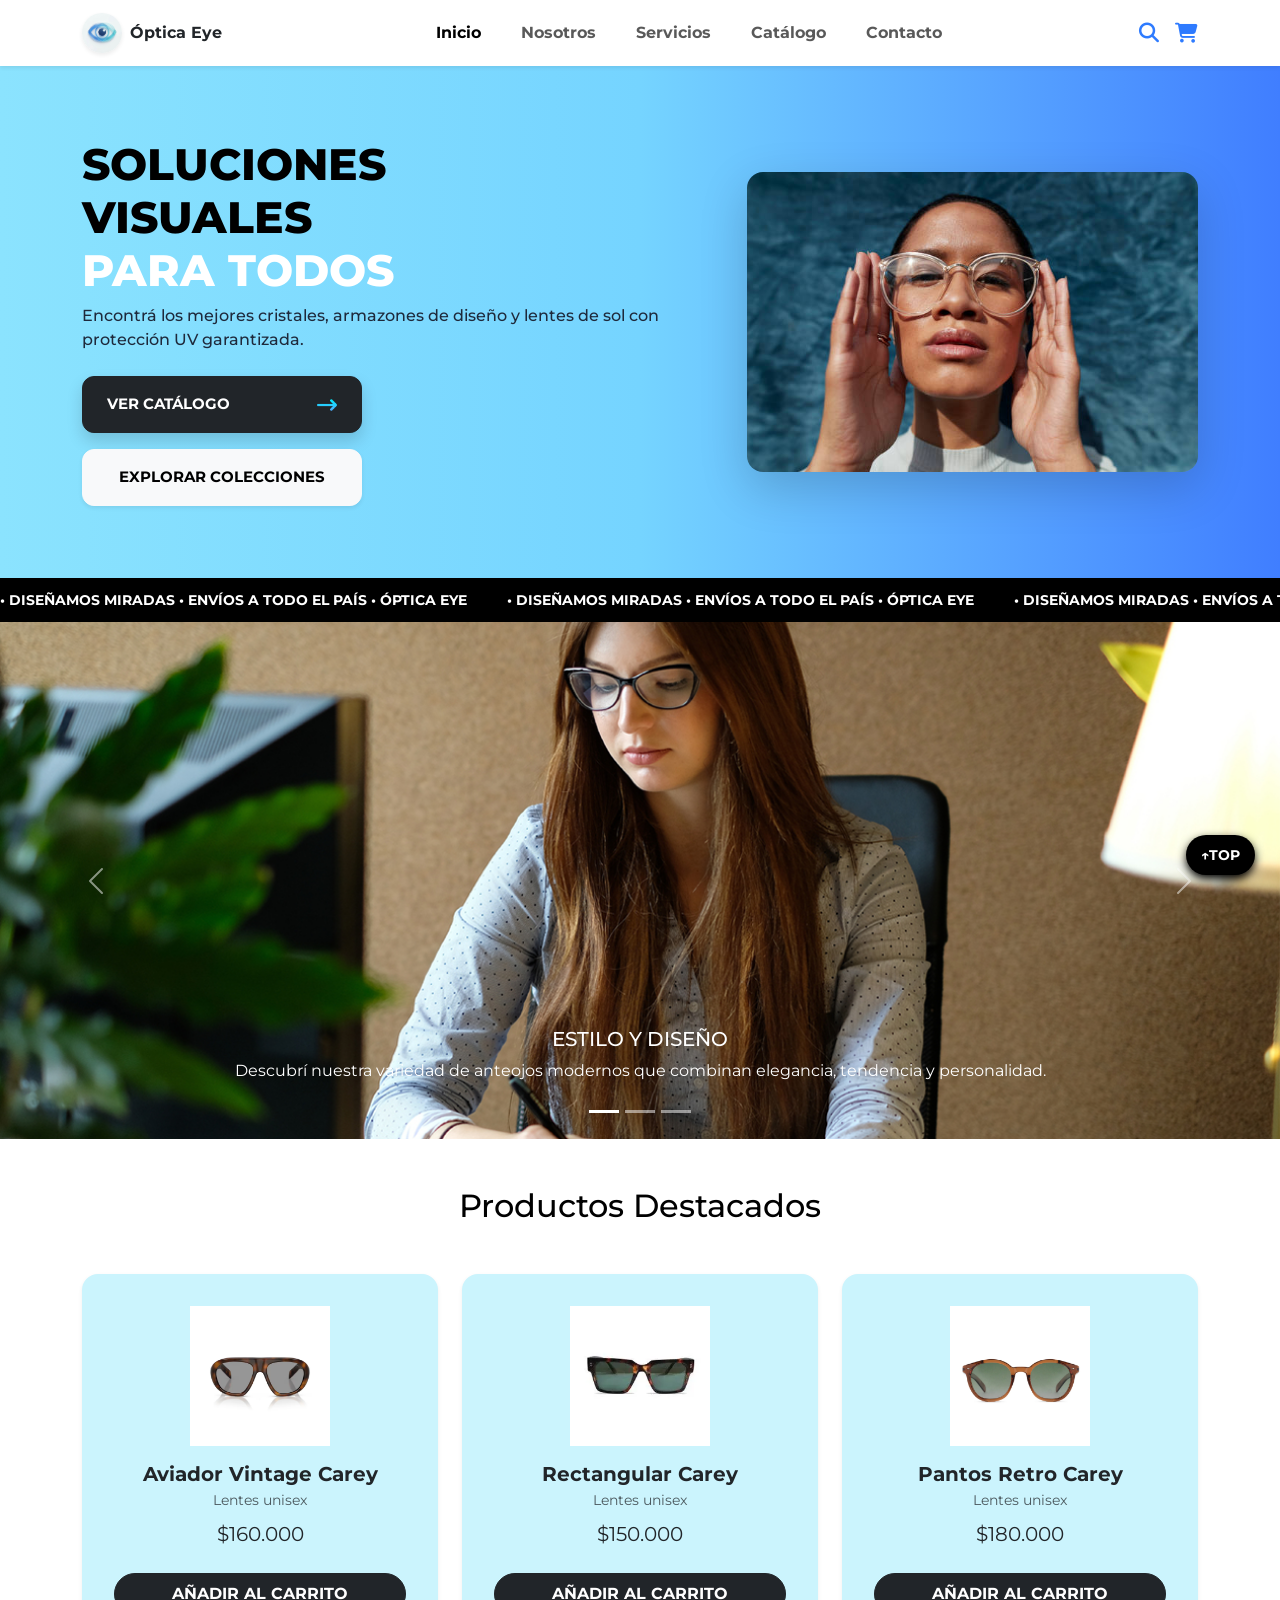
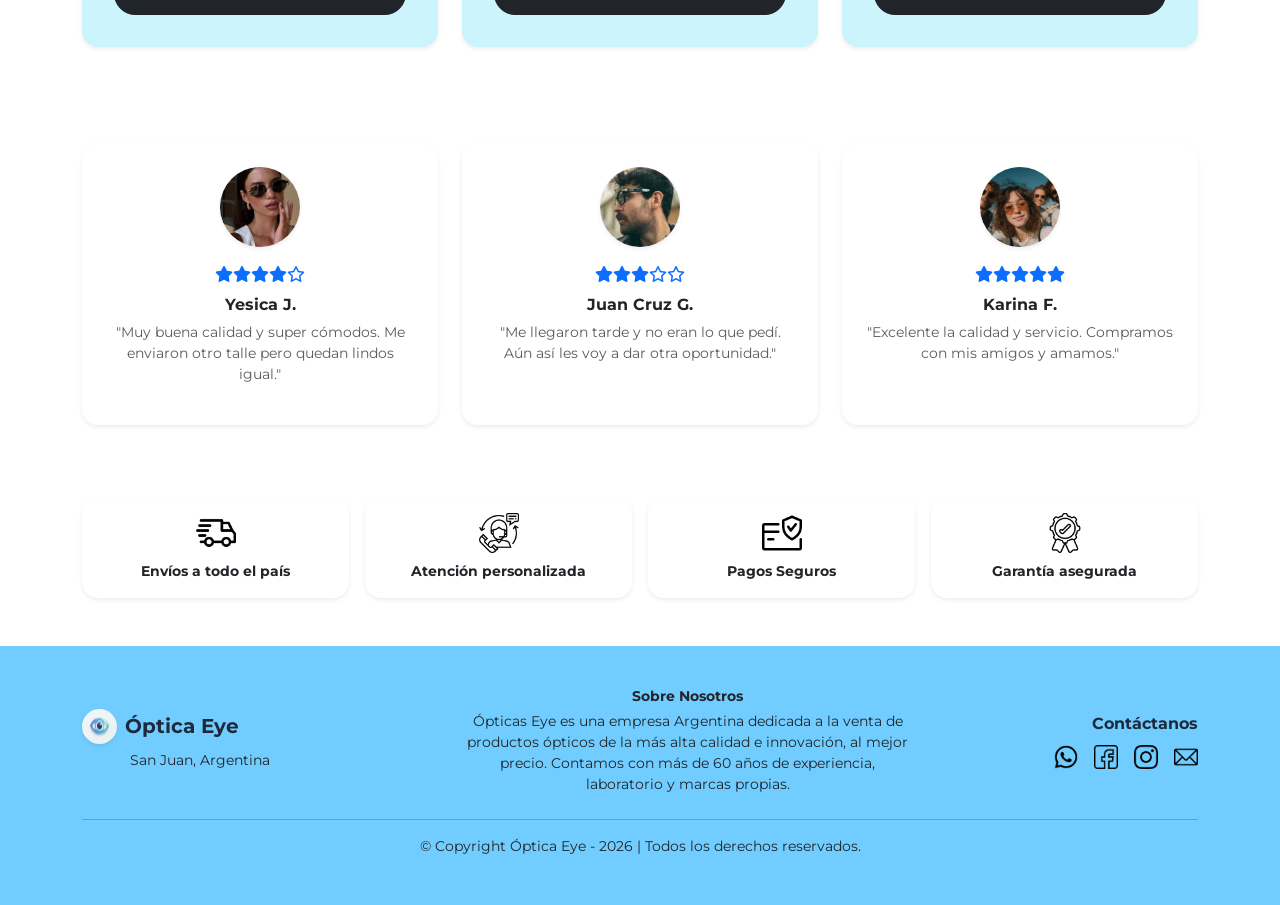
<file: index.html>
<!-- 
Trabajo Práctico 2
Grupo 4: 
    Duilio Fabian, Navarro - E014-443
    Cristian, Davila - 20687
    Rubro: Óptica
    Páginas funcionales: Inicio/Catálogo/Contacto
-->

<!DOCTYPE html>
<html lang="es">
<head>
    <meta charset="UTF-8">
    <meta name="viewport" content="width=device-width, initial-scale=1.0">
    <title>Óptica Eye - Inicio</title>
    <link href="https://fonts.googleapis.com/css2?family=Montserrat:wght@300;400;500;600;700;800&display=swap" rel="stylesheet">
    <link href="https://cdn.jsdelivr.net/npm/bootstrap@5.3.8/dist/css/bootstrap.min.css" rel="stylesheet" crossorigin="anonymous">
    <link rel="stylesheet" href="https://cdnjs.cloudflare.com/ajax/libs/font-awesome/6.5.1/css/all.min.css">
    <link rel="stylesheet" href="estilos.css">
    <link rel="icon" href="img/icono-modificado.jpeg" type="image/webp">
</head>
<body>

    <nav class="navbar navbar-expand-lg navbar-light sticky-top shadow-sm custom-navbar">
        <div class="container">
            <a class="navbar-brand fw-bold d-flex align-items-center gap-2" href="index.html">
                <img src="img/icono-modificado.jpeg" alt="Logo Óptica Eye" class="brand-logo rounded-circle shadow-sm" width="40" height="40">
                <div class="lh-1">
                    <span class="d-block text-dark fw-extrabold fs-6">Óptica Eye</span>
                </div>
            </a>
            <button class="navbar-toggler border-0 shadow-none" type="button" data-bs-toggle="collapse" data-bs-target="#navbarNav">
                <span class="navbar-toggler-icon"></span>
            </button>
            <div class="collapse navbar-collapse justify-content-center" id="navbarNav">
                <ul class="navbar-nav align-items-lg-center gap-lg-4 fw-bold">
                    <li class="nav-item"><a class="nav-link active" href="index.html">Inicio</a></li>
                    <li class="nav-item"><a class="nav-link" href="nosotros.html">Nosotros</a></li>
                    <li class="nav-item"><a class="nav-link" href="servicios.html">Servicios</a></li>
                    <li class="nav-item"><a class="nav-link" href="catalogo.html">Catálogo</a></li>
                    <li class="nav-item"><a class="nav-link" href="contacto.html">Contacto</a></li>
                </ul>
            </div>
            <div class="d-none d-lg-flex align-items-center gap-3 fs-5">
                <a href="#" class="text-decoration-none"><i class="fa-solid fa-magnifying-glass" style="color: #2e7bff;"></i></a>
                <a href="#" class="text-decoration-none"><i class="fa-solid fa-cart-shopping" style="color: #2e7bff;" ></i></a>
            </div>
        </div>
    </nav>

    <header class="hero-section">
        <div class="container py-5">
            <div class="row align-items-center py-4">
                <div class="col-12 col-md-7 text-center text-md-start mb-4 mb-md-0">
                    <h1 class="hero-title text-uppercase">SOLUCIONES <br>VISUALES <br><span>PARA TODOS</span></h1>
                    <p class="hero-text mb-4">Encontrá los mejores cristales, armazones de diseño y lentes de sol con protección UV garantizada.</p>
                    
                    <div class="d-flex flex-column gap-3 align-items-center align-items-md-start">
                        <a href="catalogo.html" class="btn btn-dark btn-lg hero-btn text-uppercase shadow d-flex align-items-center justify-content-between px-4 py-3">
                            <span>Ver Catálogo</span>
                            <img src="iconos/flecha-correcta.png" alt="Flecha" class="hero-arrow-icon ms-3">
                        </a>
                        <a href="#colecciones" class="btn btn-light btn-lg hero-btn-secondary text-uppercase shadow-sm px-4 py-3">Explorar Colecciones</a>
                    </div>
                </div>
                <div class="col-12 col-md-5 text-center">
                    <img src="img/coleccion 3.jpg" alt="Modelo Óptica" class="hero-img img-fluid rounded-4 shadow-lg">
                </div>
            </div>
        </div>
    </header>

    <div class="infinite-text-container">
        <div class="infinite-track">
            <span>• Diseñamos miradas • Envíos a todo el país • Óptica Eye</span>
            <span>• Diseñamos miradas • Envíos a todo el país • Óptica Eye</span>
            <span>• Diseñamos miradas • Envíos a todo el país • Óptica Eye</span>
            <span>• Diseñamos miradas • Envíos a todo el país • Óptica Eye</span>
        </div>
    </div>
	
<!-- -->

<!-- banner con img -->
<section class="banner">
  <div id="carouselFundacion" class="carousel slide" data-bs-ride="carousel">
    <div class="carousel-indicators">
      <button type="button" data-bs-target="#carouselFundacion" data-bs-slide-to="0" class="active" aria-current="true" aria-label="Slide 1"></button>
      <button type="button" data-bs-target="#carouselFundacion" data-bs-slide-to="1" aria-label="Slide 2"></button>
      <button type="button" data-bs-target="#carouselFundacion" data-bs-slide-to="2" aria-label="Slide 3"></button>
    </div>
  <div class="carousel-inner">
    <div class="carousel-item active">
      <img src="img/banner-01.png" class="d-block w-100" alt="Fundación - Comunidad">
        <div class="carousel-caption d-none d-md-block">
          <h5>ESTILO Y DISEÑO</h5>
          <p>Descubrí nuestra variedad de anteojos modernos que combinan elegancia, tendencia y personalidad.</p>
        </div>
    </div>
  <div class="carousel-item">
      <img src="img/banner-02.png" class="d-block w-100" alt="Educación">
      <div class="carousel-caption d-none d-md-block">
          <h5>CALIDAD ÓPTICA</h5>
          <p>Anteojos y lentes de excelente calidad, diseñados para brindar comodidad, precisión y durabilidad.</p>
      </div>
  </div>
    <div class="carousel-item">
        <img src="img/banner-03.png" class="d-block w-100" alt="Voluntariado">
        <div class="carousel-caption d-none d-md-block">
          <h5 class="quefiaca">CONFORT VISUAL</h5>
          <p>Cuidamos tu visión con soluciones ópticas innovadoras, adaptadas a tus necesidades diarias.</p>
        </div>
      </div>
    </div>
    
  <button class="carousel-control-prev" type="button" data-bs-target="#carouselFundacion" data-bs-slide="prev">
      <span class="carousel-control-prev-icon" aria-hidden="true"></span>
      <span class="visually-hidden">Anterior</span>
    </button>
    <button class="carousel-control-next" type="button" data-bs-target="#carouselFundacion" data-bs-slide="next">
      <span class="carousel-control-next-icon" aria-hidden="true"></span>
      <span class="visually-hidden">Siguiente</span>
    </button>
  </div>
</section>

<!-- -->

    <section id="colecciones" class="container py-5">
        <div class="text-center mb-5">
            <h2 class="fw-extrabold section-title">Productos Destacados</h2>
        </div>
        <div class="row g-4">
            <!-- prod1 -->
            <div class="col-12 col-md-4">
                <div class="card h-100 border-0 shadow-sm rounded-4 product-card text-center p-3">
                    <img src="img/prodDestacado1.webp" class="card-img-top catalog-img mx-auto mt-3" alt="Aviador Vintage Carey">
                    <div class="card-body d-flex flex-column">
                        <h5 class="fw-bold text-dark mb-1">Aviador Vintage Carey</h5>
                        <p class="text-muted small mb-2">Lentes unisex</p>
                        <p class="fs-5 fw-extrabold text-dark mb-4">$160.000</p>
                        <button class="mt-auto btn btn-dark w-100 fw-bold text-uppercase py-2 rounded-pill">Añadir al carrito</button>
                    </div>
                </div>
            </div>

            <!-- prod2 -->
            <div class="col-12 col-md-4">
                <div class="card h-100 border-0 shadow-sm rounded-4 product-card text-center p-3">
                    <img src="img/prodDestacado2.webp" class="card-img-top catalog-img mx-auto mt-3" alt="Rectangular Carey">
                    <div class="card-body d-flex flex-column">
                        <h5 class="fw-bold text-dark mb-1">Rectangular Carey</h5>
                        <p class="text-muted small mb-2">Lentes unisex</p>
                        <p class="fs-5 fw-extrabold text-dark mb-4">$150.000</p>
                        <button class="mt-auto btn btn-dark w-100 fw-bold text-uppercase py-2 rounded-pill">Añadir al carrito</button>
                    </div>
                </div>
            </div>
            
            <!-- prod3 -->
            <div class="col-12 col-md-4">
                <div class="card h-100 border-0 shadow-sm rounded-4 product-card text-center p-3">
                    <img src="img/prodDestacado3.webp" class="card-img-top catalog-img mx-auto mt-3" alt="Pantos Retro Carey">
                    <div class="card-body d-flex flex-column">
                        <h5 class="fw-bold text-dark mb-1">Pantos Retro Carey</h5>
                        <p class="text-muted small mb-2">Lentes unisex</p>
                        <p class="fs-5 fw-extrabold text-dark mb-4">$180.000</p>
                        <button class="mt-auto btn btn-dark w-100 fw-bold text-uppercase py-2 rounded-pill">Añadir al carrito</button>
                    </div>
                </div>
            </div>
        </div>
    </section>

    <section class="container py-5">
        <div class="row g-4">
            
            <!-- com1 -->
            <div class="col-12 col-md-4">
                <div class="card border-0 shadow-sm rounded-4 p-4 text-center h-100">
                    <img src="img/comentario 1.jpg" class="rounded-circle mx-auto mb-3 object-fit-cover shadow-sm" width="80" height="80" alt="Yesica J.">
                    <div class="text-primary mb-2">
                        <i class="fa-solid fa-star"></i><i class="fa-solid fa-star"></i><i class="fa-solid fa-star"></i><i class="fa-solid fa-star"></i><i class="fa-regular fa-star"></i>
                    </div>
                    <h6 class="fw-bold">Yesica J.</h6>
                    <p class="text-muted small">"Muy buena calidad y super cómodos. Me enviaron otro talle pero quedan lindos igual."</p>
                </div>
            </div>
            
            <!-- com2 -->
            <div class="col-12 col-md-4">
                <div class="card border-0 shadow-sm rounded-4 p-4 text-center h-100">
                    <img src="img/comentario 2.avif" class="rounded-circle mx-auto mb-3 object-fit-cover shadow-sm" width="80" height="80" alt="Juan Cruz G.">
                    <div class="text-primary mb-2">
                        <i class="fa-solid fa-star"></i><i class="fa-solid fa-star"></i><i class="fa-solid fa-star"></i><i class="fa-regular fa-star"></i><i class="fa-regular fa-star"></i>
                    </div>
                    <h6 class="fw-bold">Juan Cruz G.</h6>
                    <p class="text-muted small">"Me llegaron tarde y no eran lo que pedí. Aún así les voy a dar otra oportunidad."</p>
                </div>
            </div>
            
            <!-- com3 -->
            <div class="col-12 col-md-4">
                <div class="card border-0 shadow-sm rounded-4 p-4 text-center h-100">
                    <img src="img/comentario 3.jpeg" class="rounded-circle mx-auto mb-3 object-fit-cover shadow-sm" width="80" height="80" alt="Karina F.">
                    <div class="text-primary mb-2">
                        <i class="fa-solid fa-star"></i><i class="fa-solid fa-star"></i><i class="fa-solid fa-star"></i><i class="fa-solid fa-star"></i><i class="fa-solid fa-star"></i>
                    </div>
                    <h6 class="fw-bold">Karina F.</h6>
                    <p class="text-muted small">"Excelente la calidad y servicio. Compramos con mis amigos y amamos."</p>
                </div>
            </div>
        </div>
    </section>

    <!-- apartado de atenciones -->
    <section class="container py-4">
        <div class="row g-3 text-center">
            <div class="col-6 col-md-3">
                <div class="card border-0 shadow-sm p-3 rounded-4 h-100 d-flex flex-column align-items-center justify-content-center">
                    <img src="iconos/entrega.png" alt="Entrega" class="benefit-icon mb-2">
                    <p class="small fw-bold mb-0">Envíos a todo el país</p>
                </div>
            </div>
            <div class="col-6 col-md-3">
                <div class="card border-0 shadow-sm p-3 rounded-4 h-100 d-flex flex-column align-items-center justify-content-center">
                    <img src="iconos/servicio-al-cliente.png" alt="Atencion" class="benefit-icon mb-2">
                    <p class="small fw-bold mb-0">Atención personalizada</p>
                </div>
            </div>
            <div class="col-6 col-md-3">
                <div class="card border-0 shadow-sm p-3 rounded-4 h-100 d-flex flex-column align-items-center justify-content-center">
                    <img src="iconos/tarjeta-de-credito.png" alt="Pagos" class="benefit-icon mb-2">
                    <p class="small fw-bold mb-0">Pagos Seguros</p>
                </div>
            </div>
            <div class="col-6 col-md-3">
                <div class="card border-0 shadow-sm p-3 rounded-4 h-100 d-flex flex-column align-items-center justify-content-center">
                    <img src="iconos/seguro-de-calidad.png" alt="Garantía" class="benefit-icon mb-2">
                    <p class="small fw-bold mb-0">Garantía asegurada</p>
                </div>
            </div>
        </div>
    </section>

    <footer class="footer-section pt-5 pb-3 mt-4">
        <div class="container">
            <div class="row align-items-center mb-4">
               <div class="col-12 col-md-4 text-center text-md-start mb-3 mb-md-0">
                <div class="d-flex align-items-center justify-content-center justify-content-md-start gap-2 mb-1">
                    <img src="img/icono-modificado.jpeg" alt="Logo" class="rounded-circle shadow-sm" width="35" height="35">
                    <span class="fw-bold fs-5">Óptica Eye</span>
                </div>
                    <div class="text-center text-md-start ps-md-5">
                        <small class="text-dark">San Juan, Argentina</small>
                    </div>
            </div>
                <div class="col-12 col-md-5 text-center text-dark small mb-3 mb-md-0">
                    <p class="fw-bold mb-1">Sobre Nosotros</p>
                    <p class="mb-0">Ópticas Eye es una empresa Argentina dedicada a la venta de productos ópticos de la más alta calidad e innovación, al mejor precio. Contamos con más de 60 años de experiencia, laboratorio y marcas propias.</p>
                </div>
                <div class="col-12 col-md-3 text-center text-md-end">
                    <p class="fw-bold mb-2">Contáctanos</p>
                    <div class="d-flex justify-content-center justify-content-md-end gap-3">
                        <a href="#"><img src="iconos/whatsapp.png" alt="WhatsApp" class="footer-social-icon"></a>
                        <a href="#"><img src="iconos/facebook.png" alt="Facebook" class="footer-social-icon"></a>
                        <a href="#"><img src="iconos/instagram.png" alt="Instagram" class="footer-social-icon"></a>
                        <a href="#"><img src="iconos/correo-electronico.png" alt="Correo" class="footer-social-icon"></a>
                    </div>
                </div>
            </div>
            <hr class="border-dark opacity-25">
            <p class="text-center text-dark small mb-0">© Copyright Óptica Eye - 2026 | Todos los derechos reservados.</p>
            <div class="text-center py-3">
              <a href="#" class="btn-top-flotante" onclick="window.scrollTo({top: 0, behavior:'smooth'}); return false;">↑TOP</a>
            </div>       
        </div>
    </footer>

    <script src="https://cdn.jsdelivr.net/npm/bootstrap@5.3.8/dist/js/bootstrap.bundle.min.js" crossorigin="anonymous"></script>


</body>
</html>
</file>
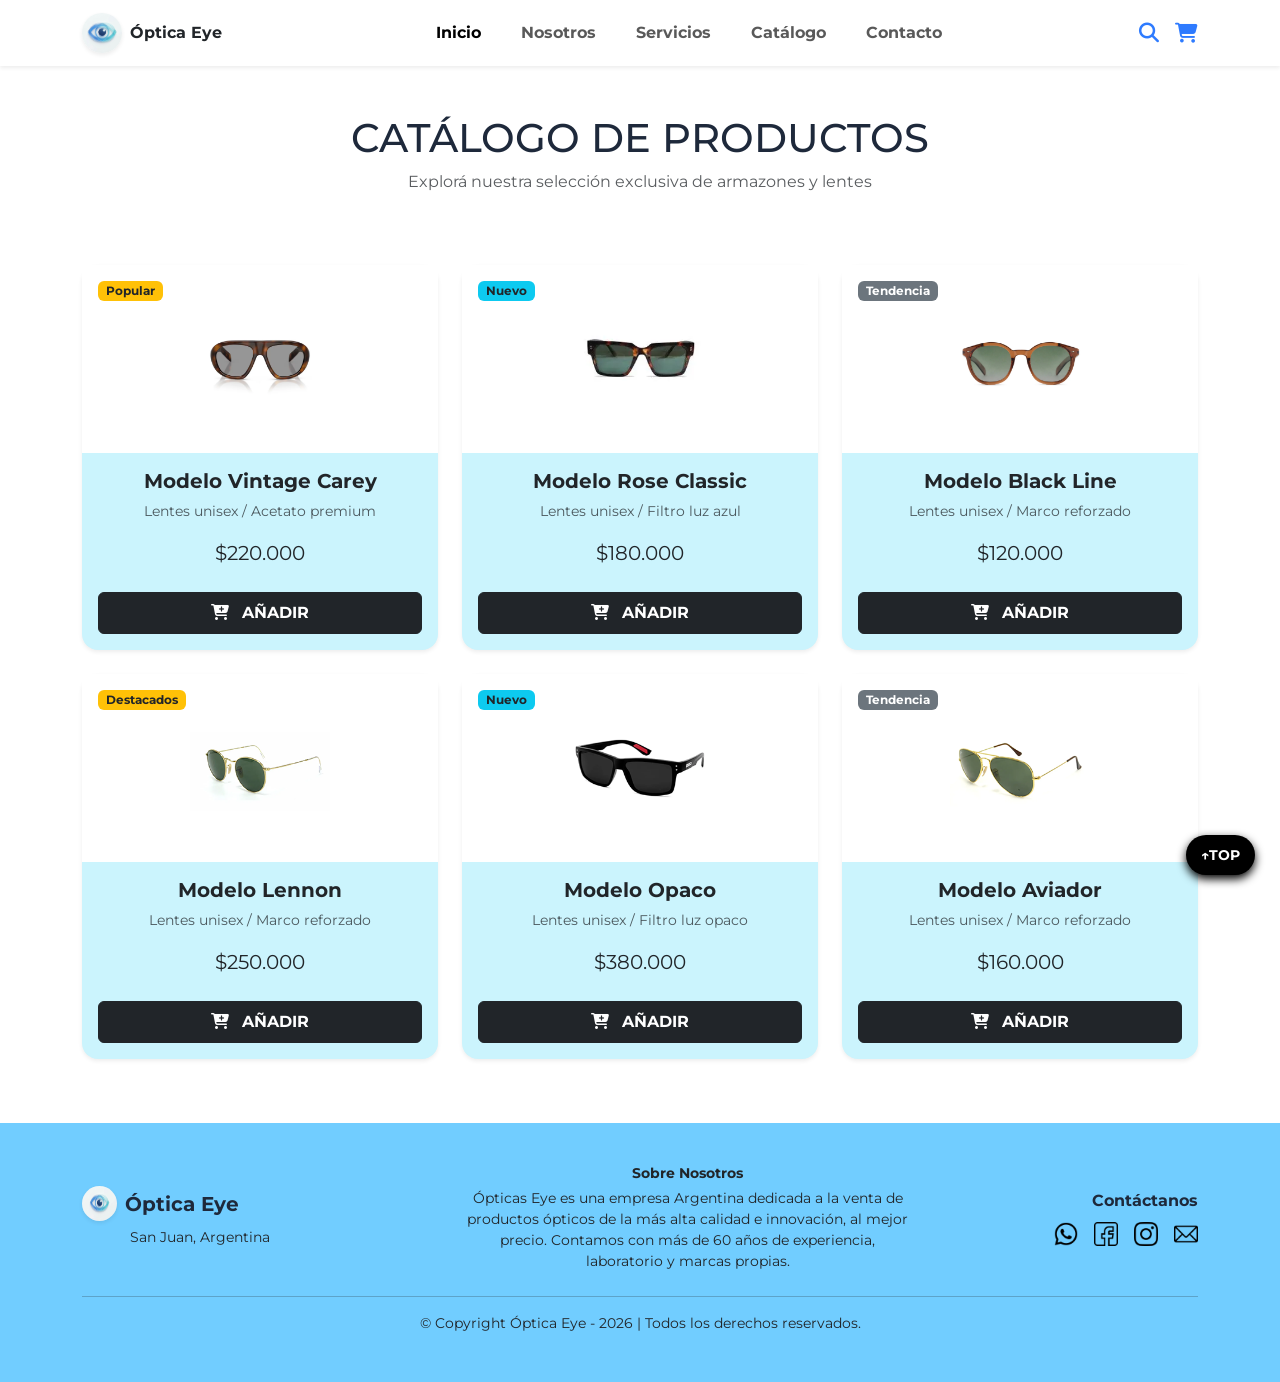
<file: catalogo.html>
<!DOCTYPE html>
<html lang="es">
<head>
    <meta charset="UTF-8">
    <meta name="viewport" content="width=device-width, initial-scale=1.0">
    <title>Óptica Eye - Catálogo</title>
    <link href="https://fonts.googleapis.com/css2?family=Montserrat:wght@300;400;500;600;700;800&display=swap" rel="stylesheet">
    <link href="https://cdn.jsdelivr.net/npm/bootstrap@5.3.8/dist/css/bootstrap.min.css" rel="stylesheet" crossorigin="anonymous">
    <link rel="stylesheet" href="https://cdnjs.cloudflare.com/ajax/libs/font-awesome/6.5.1/css/all.min.css">
    <link rel="stylesheet" href="estilos.css">
    <link rel="icon" href="img/icono-modificado.jpeg">
</head>
<body>

    <nav class="navbar navbar-expand-lg navbar-light sticky-top shadow-sm custom-navbar">
        <div class="container">
            <a class="navbar-brand fw-bold d-flex align-items-center gap-2" href="index.html">
                <img src="img/icono-modificado.jpeg" alt="Logo Óptica Eye" class="brand-logo rounded-circle shadow-sm" width="40" height="40">
                <div class="lh-1">
                    <span class="d-block text-dark fw-extrabold fs-6">Óptica Eye</span>
                </div>
            </a>
            <button class="navbar-toggler border-0 shadow-none" type="button" data-bs-toggle="collapse" data-bs-target="#navbarNav">
                <span class="navbar-toggler-icon"></span>
            </button>
            <div class="collapse navbar-collapse justify-content-center" id="navbarNav">
                <ul class="navbar-nav align-items-lg-center gap-lg-4 fw-bold">
                    <li class="nav-item"><a class="nav-link active" href="index.html">Inicio</a></li>
                    <li class="nav-item"><a class="nav-link" href="nosotros.html">Nosotros</a></li>
                    <li class="nav-item"><a class="nav-link" href="servicios.html">Servicios</a></li>
                    <li class="nav-item"><a class="nav-link" href="catalogo.html">Catálogo</a></li>
                    <li class="nav-item"><a class="nav-link" href="contacto.html">Contacto</a></li>
                </ul>
            </div>
            <div class="d-none d-lg-flex align-items-center gap-3 fs-5">
                <a href="#" class="text-decoration-none"><i class="fa-solid fa-magnifying-glass" style="color: #2e7bff;"></i></a>
                <a href="#" class="text-decoration-none"><i class="fa-solid fa-cart-shopping" style="color: #2e7bff;" ></i></a>
            </div>
        </div>
    </nav>

    <header class="catalog-header py-5 text-center">
        <div class="container">
            <h1 class="fw-extrabold text-uppercase">Catálogo de Productos</h1>
            <p class="text-muted">Explorá nuestra selección exclusiva de armazones y lentes</p>
        </div>
    </header>

    <main class="container section-simetrica">
        <div class="row g-4">
            

            <div class="col-12 col-md-6 col-lg-4">
                <div class="card h-100 border-0 shadow-sm rounded-4 product-card">
                    <div class="bg-white p-4 text-center position-relative">
                        <span class="badge bg-warning text-dark position-absolute top-0 start-0 m-3">Popular</span>
                        <img src="img/prodDestacado1.webp" alt="Modelo Vintage Carey" class="img-fluid catalog-img">
                    </div>
                    <div class="card-body d-flex flex-column text-center">
                        <h5 class="fw-bold text-dark">Modelo Vintage Carey</h5>
                        <p class="text-muted small">Lentes unisex / Acetato premium</p>
                        <p class="fs-5 fw-extrabold text-dark mb-4">$220.000</p>
                        <button class="mt-auto btn btn-dark w-100 fw-bold text-uppercase py-2"><i class="fa-solid fa-cart-plus me-2"></i> Añadir</button>
                    </div>
                </div>
            </div>

            <div class="col-12 col-md-6 col-lg-4">
                <div class="card h-100 border-0 shadow-sm rounded-4 product-card">
                    <div class="bg-white p-4 text-center position-relative">
                        <span class="badge bg-info text-dark position-absolute top-0 start-0 m-3">Nuevo</span>
                        <img src="img/prodDestacado2.webp" alt="Modelo Rose Classic" class="img-fluid catalog-img">
                    </div>
                    <div class="card-body d-flex flex-column text-center">
                        <h5 class="fw-bold text-dark">Modelo Rose Classic</h5>
                        <p class="text-muted small">Lentes unisex / Filtro luz azul</p>
                        <p class="fs-5 fw-extrabold text-dark mb-4">$180.000</p>
                        <button class="mt-auto btn btn-dark w-100 fw-bold text-uppercase py-2"><i class="fa-solid fa-cart-plus me-2"></i> Añadir</button>
                    </div>
                </div>
            </div>

            <div class="col-12 col-md-12 col-lg-4">
                <div class="card h-100 border-0 shadow-sm rounded-4 product-card">
                    <div class="bg-white p-4 text-center position-relative">
                        <span class="badge bg-secondary text-white position-absolute top-0 start-0 m-3">Tendencia</span>
                        <img src="img/prodDestacado3.webp" alt="Modelo Black Line" class="img-fluid catalog-img">
                    </div>
                    <div class="card-body d-flex flex-column text-center">
                        <h5 class="fw-bold text-dark">Modelo Black Line</h5>
                        <p class="text-muted small">Lentes unisex / Marco reforzado</p>
                        <p class="fs-5 fw-extrabold text-dark mb-4">$120.000</p>
                        <button class="mt-auto btn btn-dark w-100 fw-bold text-uppercase py-2"><i class="fa-solid fa-cart-plus me-2"></i> Añadir</button>
                    </div>
                </div>
            </div>
			
<!-- -->

            <div class="col-12 col-md-6 col-lg-4">
                <div class="card h-100 border-0 shadow-sm rounded-4 product-card">
                    <div class="bg-white p-4 text-center position-relative">
                        <span class="badge bg-warning text-dark position-absolute top-0 start-0 m-3">Destacados</span>
                        <img src="img/prodDestacado4.webp" alt="Modelo Lennon" class="img-fluid catalog-img">
                    </div>
                    <div class="card-body d-flex flex-column text-center">
                        <h5 class="fw-bold text-dark">Modelo Lennon</h5>
                        <p class="text-muted small">Lentes unisex / Marco reforzado</p>
                        <p class="fs-5 fw-extrabold text-dark mb-4">$250.000</p>
                        <button class="mt-auto btn btn-dark w-100 fw-bold text-uppercase py-2"><i class="fa-solid fa-cart-plus me-2"></i> Añadir</button>
                    </div>
                </div>
            </div>

            <div class="col-12 col-md-6 col-lg-4">
                <div class="card h-100 border-0 shadow-sm rounded-4 product-card">
                    <div class="bg-white p-4 text-center position-relative">
                        <span class="badge bg-info text-dark position-absolute top-0 start-0 m-3">Nuevo</span>
                        <img src="img/prodDestacado5.webp" alt="Modelo Opaco" class="img-fluid catalog-img">
                    </div>
                    <div class="card-body d-flex flex-column text-center">
                        <h5 class="fw-bold text-dark">Modelo Opaco</h5>
                        <p class="text-muted small">Lentes unisex / Filtro luz opaco</p>
                        <p class="fs-5 fw-extrabold text-dark mb-4">$380.000</p>
                        <button class="mt-auto btn btn-dark w-100 fw-bold text-uppercase py-2"><i class="fa-solid fa-cart-plus me-2"></i> Añadir</button>
                    </div>
                </div>
            </div>

            <div class="col-12 col-md-12 col-lg-4">
                <div class="card h-100 border-0 shadow-sm rounded-4 product-card">
                    <div class="bg-white p-4 text-center position-relative">
                        <span class="badge bg-secondary text-white position-absolute top-0 start-0 m-3">Tendencia</span>
                        <img src="img/prodDestacado6.webp" alt="Modelo Aviador" class="img-fluid catalog-img">
                    </div>
                    <div class="card-body d-flex flex-column text-center">
                        <h5 class="fw-bold text-dark">Modelo Aviador</h5>
                        <p class="text-muted small">Lentes unisex / Marco reforzado</p>
                        <p class="fs-5 fw-extrabold text-dark mb-4">$160.000</p>
                        <button class="mt-auto btn btn-dark w-100 fw-bold text-uppercase py-2"><i class="fa-solid fa-cart-plus me-2"></i> Añadir</button>
                    </div>
                </div>
            </div>

<!-- -->

        </div>
    </main>

    <footer class="footer-section pt-5 pb-3 mt-4">
        <div class="container">
            <div class="row align-items-center mb-4">
               <div class="col-12 col-md-4 text-center text-md-start mb-3 mb-md-0">
                <div class="d-flex align-items-center justify-content-center justify-content-md-start gap-2 mb-1">
                    <img src="img/icono-modificado.jpeg" alt="Logo" class="rounded-circle shadow-sm" width="35" height="35">
                    <span class="fw-bold fs-5">Óptica Eye</span>
                </div>
                    <div class="text-center text-md-start ps-md-5">
                        <small class="text-dark">San Juan, Argentina</small>
                    </div>
            </div>
                <div class="col-12 col-md-5 text-center text-dark small mb-3 mb-md-0">
                    <p class="fw-bold mb-1">Sobre Nosotros</p>
                    <p class="mb-0">Ópticas Eye es una empresa Argentina dedicada a la venta de productos ópticos de la más alta calidad e innovación, al mejor precio. Contamos con más de 60 años de experiencia, laboratorio y marcas propias.</p>
                </div>
                <div class="col-12 col-md-3 text-center text-md-end">
                    <p class="fw-bold mb-2">Contáctanos</p>
                    <div class="d-flex justify-content-center justify-content-md-end gap-3">
                        <a href="#"><img src="iconos/whatsapp.png" alt="WhatsApp" class="footer-social-icon"></a>
                        <a href="#"><img src="iconos/facebook.png" alt="Facebook" class="footer-social-icon"></a>
                        <a href="#"><img src="iconos/instagram.png" alt="Instagram" class="footer-social-icon"></a>
                        <a href="#"><img src="iconos/correo-electronico.png" alt="Correo" class="footer-social-icon"></a>
                    </div>
                </div>
            </div>
            <hr class="border-dark opacity-25">
            <p class="text-center text-dark small mb-0">© Copyright Óptica Eye - 2026 | Todos los derechos reservados.</p>
            <div class="text-center py-3">
              <a href="#" class="btn-top-flotante" onclick="window.scrollTo({top: 0, behavior:'smooth'}); return false;">↑TOP</a>
            </div>
        </div>
    </footer>

    <script src="https://cdn.jsdelivr.net/npm/bootstrap@5.3.8/dist/js/bootstrap.bundle.min.js" crossorigin="anonymous"></script>
</body>
</html>
</file>
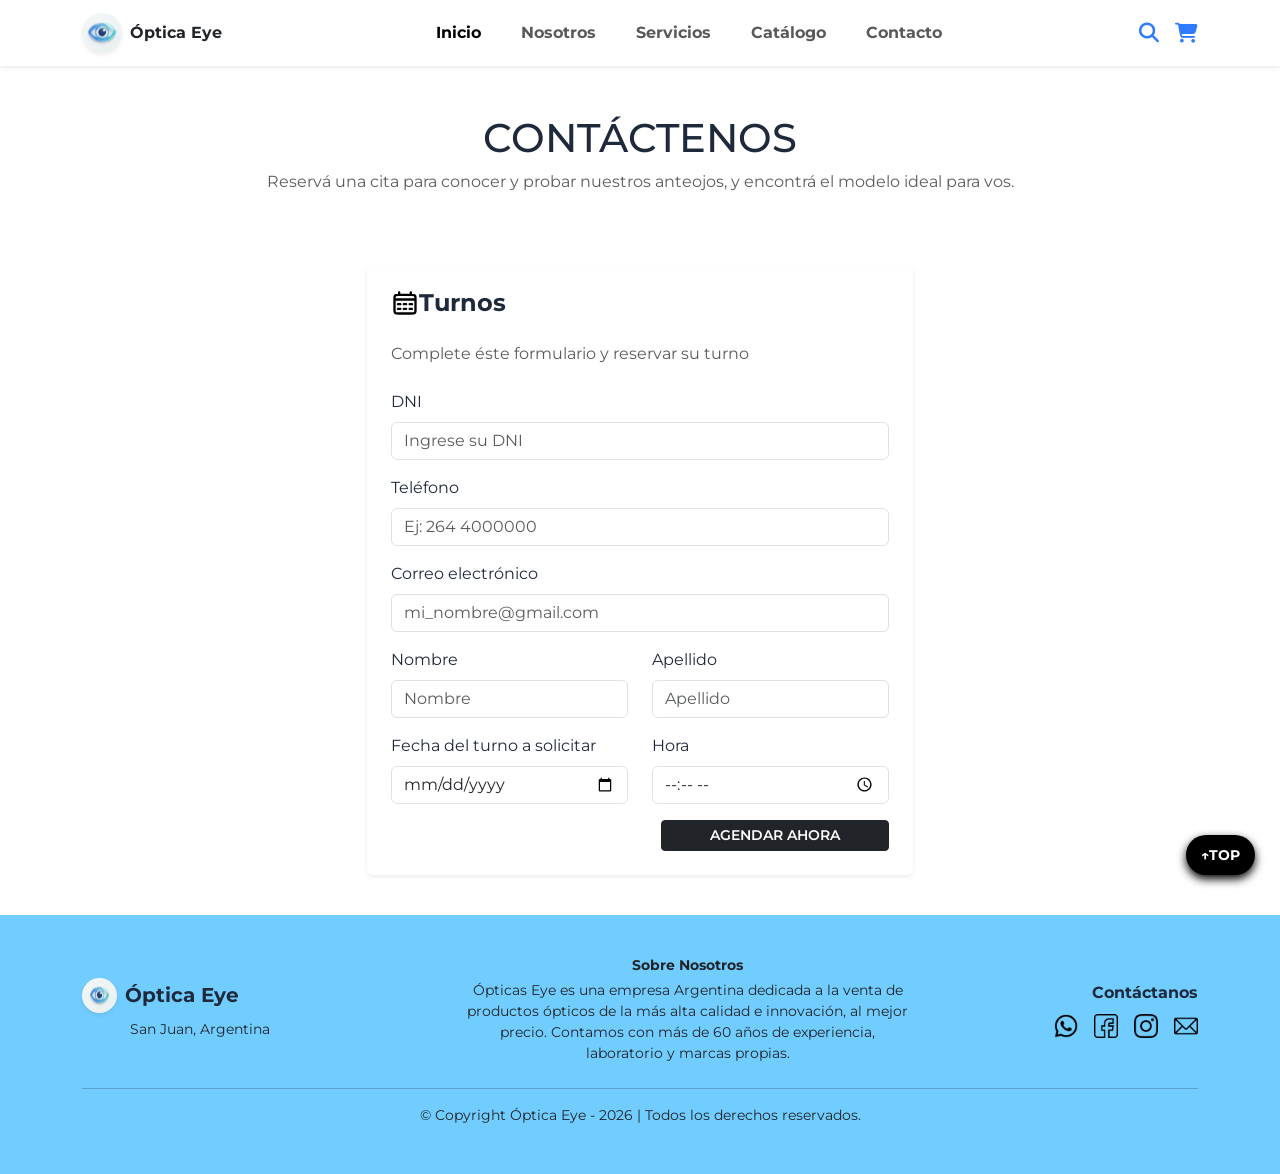
<file: contacto.html>
<!DOCTYPE html>
<html lang="es">
<head>
    <meta charset="UTF-8">
    <meta name="viewport" content="width=device-width, initial-scale=1.0">
    <title>Óptica Eye - Contacto</title>
    <link href="https://fonts.googleapis.com/css2?family=Montserrat:wght@300;400;500;600;700;800&display=swap" rel="stylesheet">
    <link href="https://cdn.jsdelivr.net/npm/bootstrap@5.3.8/dist/css/bootstrap.min.css" rel="stylesheet" crossorigin="anonymous">
    <link rel="stylesheet" href="https://cdnjs.cloudflare.com/ajax/libs/font-awesome/6.5.1/css/all.min.css">
    <link rel="stylesheet" href="estilos.css">
    <link rel="icon" href="img/icono-modificado.jpeg">
</head>
<body>

    <nav class="navbar navbar-expand-lg navbar-light sticky-top shadow-sm custom-navbar">
        <div class="container">
            <a class="navbar-brand fw-bold d-flex align-items-center gap-2" href="index.html">
                <img src="img/icono-modificado.jpeg" alt="Logo Óptica Eye" class="brand-logo rounded-circle shadow-sm" width="40" height="40">
                <div class="lh-1">
                    <span class="d-block text-dark fw-extrabold fs-6">Óptica Eye</span>
                </div>
            </a>
            <button class="navbar-toggler border-0 shadow-none" type="button" data-bs-toggle="collapse" data-bs-target="#navbarNav">
                <span class="navbar-toggler-icon"></span>
            </button>
            <div class="collapse navbar-collapse justify-content-center" id="navbarNav">
                <ul class="navbar-nav align-items-lg-center gap-lg-4 fw-bold">
                    <li class="nav-item"><a class="nav-link active" href="index.html">Inicio</a></li>
                    <li class="nav-item"><a class="nav-link" href="nosotros.html">Nosotros</a></li>
                    <li class="nav-item"><a class="nav-link" href="servicios.html">Servicios</a></li>
                    <li class="nav-item"><a class="nav-link" href="catalogo.html">Catálogo</a></li>
                    <li class="nav-item"><a class="nav-link" href="contacto.html">Contacto</a></li>
                </ul>
            </div>
            <div class="d-none d-lg-flex align-items-center gap-3 fs-5">
                <a href="#" class="text-decoration-none"><i class="fa-solid fa-magnifying-glass" style="color: #2e7bff;"></i></a>
                <a href="#" class="text-decoration-none"><i class="fa-solid fa-cart-shopping" style="color: #2e7bff;" ></i></a>
            </div>
        </div>
    </nav>

    <header class="catalog-header py-5 text-center">
        <div class="container">
            <h1 class="fw-extrabold text-uppercase">Contáctenos</h1>
            <p class="text-muted">Reservá una cita para conocer y probar nuestros anteojos, y encontrá el modelo ideal para vos.</p>
        </div>
    </header>

<section class="section-simetrica bg-white">
  <div class="container">
    <div class="row justify-content-center">
      <div class="col-md-8 col-lg-6">
        <div class="bg-white p-4 rounded shadow-sm">
          <h4 class="fw-bold mb-4 d-flex align-items-center">
            <img src="./img/calendar-alt-svgrepo-com.svg" alt="calendario" height="28" width="28">   Turnos
          </h4>
          <p class="text-muted mb-4">Complete éste formulario y reservar su turno</p>
          <form>
            <div class="mb-3">
              <label for="dni" class="form-label">DNI</label>
              <input type="text" class="form-control" id="dni" placeholder="Ingrese su DNI" required>
            </div>

            <div class="mb-3">
              <label for="telefono" class="form-label">Teléfono</label>
              <input type="tel" class="form-control" id="telefono" placeholder="Ej: 264 4000000" required>
            </div>

            <div class="mb-3">
              <label for="email" class="form-label">Correo electrónico</label>
              <input type="email" class="form-control" id="email" placeholder="mi_nombre@gmail.com" required>
            </div>

            <div class="row">
              <div class="col-md-6 mb-3">
                <label for="nombre" class="form-label">Nombre</label>
                <input type="text" class="form-control" id="nombre" placeholder="Nombre" required>
              </div>
              <div class="col-md-6 mb-3">
                <label for="apellido" class="form-label">Apellido</label>
                <input type="text" class="form-control" id="apellido" placeholder="Apellido" required>
              </div>
            </div>
            <div class="row">
              <div class="col-md-6 mb-3">
                <label for="fecha" class="form-label">Fecha del turno a solicitar</label>
                <input type="date" class="form-control" id="fecha" required>
              </div>
              <div class="col-md-6 mb-3">
                <label for="hora" class="form-label">Hora</label>
                <input type="time" class="form-control" id="hora" required>
              </div>
            </div>
            <div class="text-end">
              <button type="button" class="btn btn-sm btn-dark text-uppercase fw-semibold px-5" data-bs-toggle="modal" data-bs-target="#modalConfirmacion">Agendar Ahora</button>
            </div>
          </form>
        </div>
      </div>
    </div>
  </div>
</section>

    <footer class="footer-section pt-5 pb-3 mb-0">
        <div class="container">
            <div class="row align-items-center mb-4">
               <div class="col-12 col-md-4 text-center text-md-start mb-3 mb-md-0">
                <div class="d-flex align-items-center justify-content-center justify-content-md-start gap-2 mb-1">
                    <img src="img/icono-modificado.jpeg" alt="Logo" class="rounded-circle shadow-sm" width="35" height="35">
                    <span class="fw-bold fs-5">Óptica Eye</span>
                </div>
                    <div class="text-center text-md-start ps-md-5">
                        <small class="text-dark">San Juan, Argentina</small>
                    </div>
            </div>
                <div class="col-12 col-md-5 text-center text-dark small mb-3 mb-md-0">
                    <p class="fw-bold mb-1">Sobre Nosotros</p>
                    <p class="mb-0">Ópticas Eye es una empresa Argentina dedicada a la venta de productos ópticos de la más alta calidad e innovación, al mejor precio. Contamos con más de 60 años de experiencia, laboratorio y marcas propias.</p>
                </div>
                <div class="col-12 col-md-3 text-center text-md-end">
                    <p class="fw-bold mb-2">Contáctanos</p>
                    <div class="d-flex justify-content-center justify-content-md-end gap-3">
                        <a href="#"><img src="iconos/whatsapp.png" alt="WhatsApp" class="footer-social-icon"></a>
                        <a href="#"><img src="iconos/facebook.png" alt="Facebook" class="footer-social-icon"></a>
                        <a href="#"><img src="iconos/instagram.png" alt="Instagram" class="footer-social-icon"></a>
                        <a href="#"><img src="iconos/correo-electronico.png" alt="Correo" class="footer-social-icon"></a>
                    </div>
                </div>
            </div>
            <hr class="border-dark opacity-25">
            <p class="text-center text-dark small mb-0">© Copyright Óptica Eye - 2026 | Todos los derechos reservados.</p>
            
            <div class="text-center py-3">
              <a href="#" class="btn-top-flotante" onclick="window.scrollTo({top: 0, behavior:'smooth'}); return false;">↑TOP</a>
            </div>

          </div>
    </footer>

    <div class="modal fade" id="modalConfirmacion" tabindex="-1" aria-labelledby="modalConfirmacionLabel" aria-hidden="true">
      <div class="modal-dialog modal-dialog-centered">
        <div class="modal-content border-0 shadow rounded-4">
          <div class="modal-header border-0 pb-0">
            <h5 class="modal-title fw-bold text-dark" id="modalConfirmacionLabel">¡Mensaje Enviado!</h5>
            <button type="button" class="btn-close shadow-none" data-bs-dismiss="modal" aria-label="Close"></button>
          </div>
          <div class="modal-body text-muted text-center py-4">
            <i class="fa-solid fa-circle-check text-success fa-3x mb-3"></i>
              <p class="mb-0">Nos podremos en contacto contigo a la brevedad. ¡Gracias por escribirnos!</p>
          </div>
          <div class="modal-footer border-0 justify-content-center pt-0 pb-4">
            <button type="button" class="btn btn-dark fw-bold px-4" data-bs-dismiss="modal">Aceptar</button>
          </div>
        </div>
      </div>
    </div>


    <script src="https://cdn.jsdelivr.net/npm/bootstrap@5.3.8/dist/js/bootstrap.bundle.min.js" crossorigin="anonymous"></script>
</body>
</html>
</file>
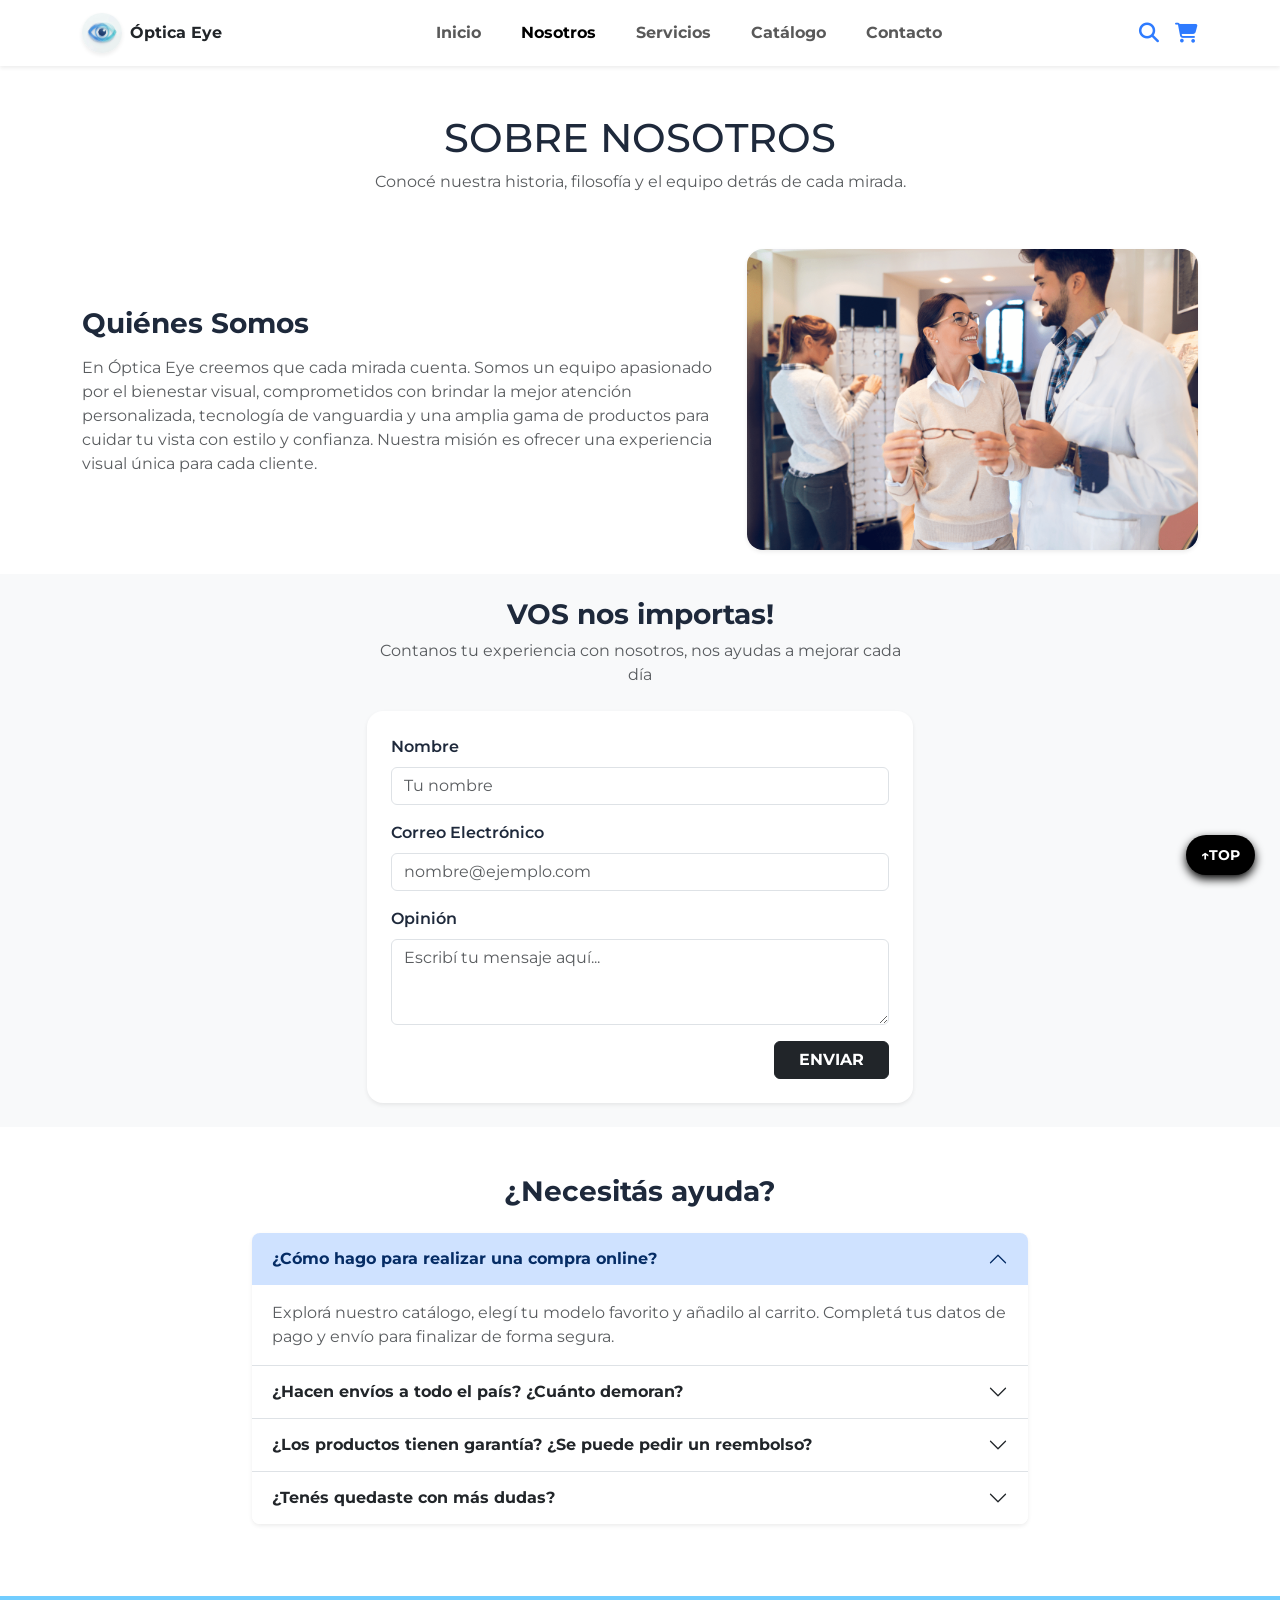
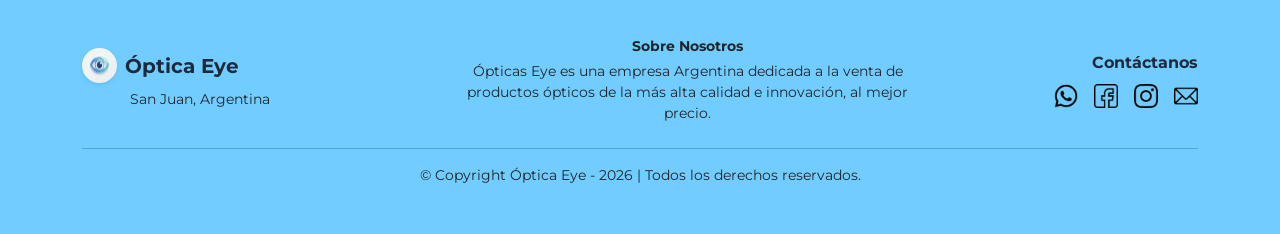
<file: nosotros.html>
<!DOCTYPE html>
<html lang="es">
<head>
    <meta charset="UTF-8">
    <meta name="viewport" content="width=device-width, initial-scale=1.0">
    <title>Óptica Eye - Nosotros</title>
    <link rel="icon" href="img/icono-modificado.jpeg" type="image/jpeg">
    <link href="https://fonts.googleapis.com/css2?family=Montserrat:wght@300;400;500;600;700;800&display=swap" rel="stylesheet">
    <link href="https://cdn.jsdelivr.net/npm/bootstrap@5.3.8/dist/css/bootstrap.min.css" rel="stylesheet" crossorigin="anonymous">
    <link rel="stylesheet" href="https://cdnjs.cloudflare.com/ajax/libs/font-awesome/6.5.1/css/all.min.css">
    <link rel="stylesheet" href="estilos.css">
</head>
<body>

    <nav class="navbar navbar-expand-lg navbar-light sticky-top shadow-sm custom-navbar">
        <div class="container">
            <a class="navbar-brand fw-bold d-flex align-items-center gap-2" href="index.html">
                <img src="img/icono-modificado.jpeg" alt="Logo Óptica Eye" class="brand-logo rounded-circle shadow-sm" width="40" height="40">
                <div class="lh-1">
                    <span class="d-block text-dark fw-extrabold fs-6">Óptica Eye</span>
                </div>
            </a>
            <button class="navbar-toggler border-0 shadow-none" type="button" data-bs-toggle="collapse" data-bs-target="#navbarNav">
                <span class="navbar-toggler-icon"></span>
            </button>
            <div class="collapse navbar-collapse justify-content-center" id="navbarNav">
                <ul class="navbar-nav align-items-lg-center gap-lg-4 fw-bold">
                    <li class="nav-item"><a class="nav-link" href="index.html">Inicio</a></li>
                    <li class="nav-item"><a class="nav-link active" href="nosotros.html">Nosotros</a></li>
                    <li class="nav-item"><a class="nav-link" href="servicios.html">Servicios</a></li>
                    <li class="nav-item"><a class="nav-link" href="catalogo.html">Catálogo</a></li>
                    <li class="nav-item"><a class="nav-link" href="contacto.html">Contacto</a></li>
                </ul>
            </div>
            <div class="d-none d-lg-flex align-items-center gap-3 fs-5">
                <a href="#" class="text-decoration-none"><i class="fa-solid fa-magnifying-glass" style="color: #2e7bff;"></i></a>
                <a href="#" class="text-decoration-none"><i class="fa-solid fa-cart-shopping" style="color: #2e7bff;"></i></a>
            </div>
        </div>
    </nav>

    <header class="catalog-header py-5 text-center">
        <div class="container">
            <h1 class="fw-extrabold text-uppercase">Sobre Nosotros</h1>
            <p class="text-muted">Conocé nuestra historia, filosofía y el equipo detrás de cada mirada.</p>
        </div>
    </header>


    <section class="py-4 bg-white">
        <div class="container">
            <div class="row align-items-center g-4">
                <div class="col-lg-7">
                    <h3 class="fw-bold mb-3">Quiénes Somos</h3>
                    <p class="text-muted">En Óptica Eye creemos que cada mirada cuenta. Somos un equipo apasionado por el bienestar visual, comprometidos con brindar la mejor atención personalizada, tecnología de vanguardia y una amplia gama de productos para cuidar tu vista con estilo y confianza. Nuestra misión es ofrecer una experiencia visual única para cada cliente.</p>
                </div>
                <div class="col-lg-5 text-center">
                    <img src="img/foto-grupal.png" alt="Local Óptica" class="img-fluid rounded-4 shadow-sm">
                </div>
            </div>
        </div>
    </section>

    <section class="py-4 bg-light">
        <div class="container">
            <div class="row justify-content-center">
                <div class="col-md-8 col-lg-6 text-center">
                    <h3 class="fw-bold">VOS nos importas!</h3>
                    <p class="text-muted mb-4">Contanos tu experiencia con nosotros, nos ayudas a mejorar cada día</p>
                    <div class="bg-white p-4 rounded-4 shadow-sm text-start">
                        <form>
                            <div class="mb-3">
                                <label class="form-label fw-semibold">Nombre</label>
                                <input type="text" class="form-control" placeholder="Tu nombre" required>
                            </div>
                            <div class="mb-3">
                                <label class="form-label fw-semibold">Correo Electrónico</label>
                                <input type="email" class="form-control" placeholder="nombre@ejemplo.com" required>
                            </div>
                            <div class="mb-3">
                                <label class="form-label fw-semibold">Opinión</label>
                                <textarea class="form-control" rows="3" placeholder="Escribí tu mensaje aquí..." required></textarea>
                            </div>
                            <div class="text-end">
                                <button type="submit" class="btn btn-dark fw-bold text-uppercase px-4">Enviar</button>
                            </div>
                        </form>
                    </div>
                </div>
            </div>
        </div>
    </section>

    <section class="py-5 bg-white">
        <div class="container" style="max-width: 800px;">
            <h3 class="fw-bold text-center mb-4">¿Necesitás ayuda?</h3>
            <div class="accordion shadow-sm rounded-3 overflow-hidden" id="faqAccordion">
                <div class="accordion-item border-0 border-bottom">
                    <h2 class="accordion-header" id="headingOne">
                        <button class="accordion-button fw-bold shadow-none" type="button" data-bs-toggle="collapse" data-bs-target="#collapseOne">
                            ¿Cómo hago para realizar una compra online?
                        </button>
                    </h2>
                    <div id="collapseOne" class="accordion-collapse collapse show" data-bs-parent="#faqAccordion">
                        <div class="accordion-body text-muted">
                            Explorá nuestro catálogo, elegí tu modelo favorito y añadilo al carrito. Completá tus datos de pago y envío para finalizar de forma segura.
                        </div>
                    </div>
                </div>
                <div class="accordion-item border-0 border-bottom">
                    <h2 class="accordion-header" id="headingTwo">
                        <button class="accordion-button collapsed fw-bold shadow-none" type="button" data-bs-toggle="collapse" data-bs-target="#collapseTwo">
                            ¿Hacen envíos a todo el país? ¿Cuánto demoran?
                        </button>
                    </h2>
                    <div id="collapseTwo" class="accordion-collapse collapse" data-bs-parent="#faqAccordion">
                        <div class="accordion-body text-muted">
                            Realizamos envíos a todo el país. El tiempo estimativo de entrega oscila entre 3 y 6 días hábiles según tu localidad.
                        </div>
                    </div>
                </div>
                <div class="accordion-item border-0 border-bottom">
                    <h2 class="accordion-header" id="headingThree">
                        <button class="accordion-button collapsed fw-bold shadow-none" type="button" data-bs-toggle="collapse" data-bs-target="#collapseThree">
                            ¿Los productos tienen garantía? ¿Se puede pedir un reembolso?
                        </button>
                    </h2>
                    <div id="collapseThree" class="accordion-collapse collapse" data-bs-parent="#faqAccordion">
                        <div class="accordion-body text-muted">
                            Sí, todos nuestros armazones y cristales cuentan con garantía oficial por defectos de fabricación de 12 meses. También puedes pedir reembolso.
                        </div>
                    </div>
                </div>
                <div class="accordion-item border-0">
                    <h2 class="accordion-header" id="headingFour">
                        <button class="accordion-button collapsed fw-bold shadow-none" type="button" data-bs-toggle="collapse" data-bs-target="#collapseFour">
                            ¿Tenés quedaste con más dudas?
                        </button>
                    </h2>
                    <div id="collapseFour" class="accordion-collapse collapse" data-bs-parent="#faqAccordion">
                        <div class="accordion-body text-muted">
                            Podés contactarnos directamente a través de nuestras redes sociales o por WhatsApp desde el pie de página.
                        </div>
                    </div>
                </div>
            </div>
        </div>
    </section>

    <footer class="footer-section pt-5 pb-3 mt-4">
        <div class="container">
            <div class="row align-items-center mb-4">
                <div class="col-12 col-md-4 text-center text-md-start mb-3 mb-md-0">
                    <div class="d-flex align-items-center justify-content-center justify-content-md-start gap-2 mb-1">
                        <img src="img/icono-modificado.jpeg" alt="Logo" class="rounded-circle shadow-sm" width="35" height="35">
                        <span class="fw-bold fs-5">Óptica Eye</span>
                    </div>
                    <div class="text-center text-md-start ps-md-5">
                        <small class="text-dark">San Juan, Argentina</small>
                    </div>
                </div>
                <div class="col-12 col-md-5 text-center text-dark small mb-3 mb-md-0">
                    <p class="fw-bold mb-1">Sobre Nosotros</p>
                    <p class="mb-0">Ópticas Eye es una empresa Argentina dedicada a la venta de productos ópticos de la más alta calidad e innovación, al mejor precio.</p>
                </div>
                <div class="col-12 col-md-3 text-center text-md-end">
                    <p class="fw-bold mb-2">Contáctanos</p>
                    <div class="d-flex justify-content-center justify-content-md-end gap-3">
                        <a href="#"><img src="iconos/whatsapp.png" alt="WhatsApp" class="footer-social-icon"></a>
                        <a href="#"><img src="iconos/facebook.png" alt="Facebook" class="footer-social-icon"></a>
                        <a href="#"><img src="iconos/instagram.png" alt="Instagram" class="footer-social-icon"></a>
                        <a href="#"><img src="iconos/correo-electronico.png" alt="Correo" class="footer-social-icon"></a>
                    </div>
                </div>
            </div>
            <hr class="border-dark opacity-25">
            <p class="text-center text-dark small mb-0">© Copyright Óptica Eye - 2026 | Todos los derechos reservados.</p>
            <div class="text-center py-3">
                <a href="#" class="btn-top-flotante" onclick="window.scrollTo({top: 0, behavior:'smooth'}); return false;">↑TOP</a>
            </div>
        </div>
    </footer>

    <script src="https://cdn.jsdelivr.net/npm/bootstrap@5.3.8/dist/js/bootstrap.bundle.min.js" crossorigin="anonymous"></script>
</body>
</html>
</file>
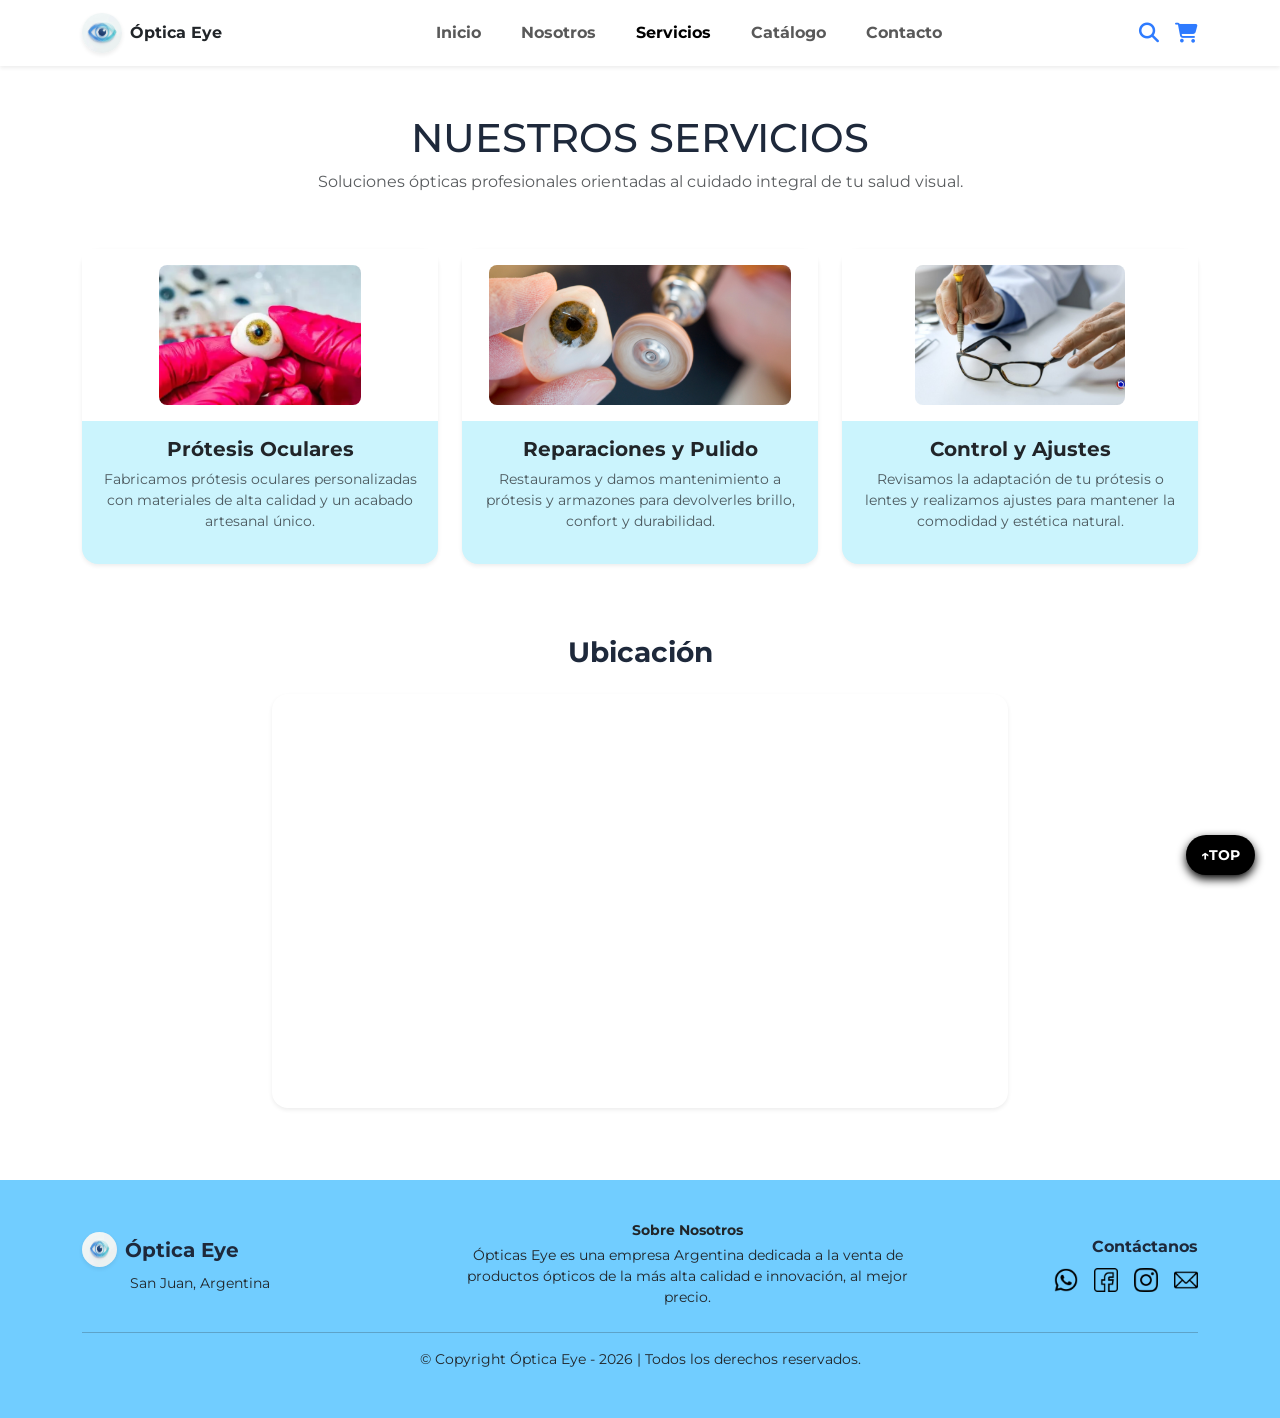
<file: servicios.html>
<!DOCTYPE html>
<html lang="es">
<head>
    <meta charset="UTF-8">
    <meta name="viewport" content="width=device-width, initial-scale=1.0">
    <title>Óptica Eye - Servicios</title>
    <link rel="icon" href="img/icono-modificado.jpeg" type="image/jpeg">
    <link href="https://fonts.googleapis.com/css2?family=Montserrat:wght@300;400;500;600;700;800&display=swap" rel="stylesheet">
    <link href="https://cdn.jsdelivr.net/npm/bootstrap@5.3.8/dist/css/bootstrap.min.css" rel="stylesheet" crossorigin="anonymous">
    <link rel="stylesheet" href="https://cdnjs.cloudflare.com/ajax/libs/font-awesome/6.5.1/css/all.min.css">
    <link rel="stylesheet" href="estilos.css">
</head>
<body>

    <nav class="navbar navbar-expand-lg navbar-light sticky-top shadow-sm custom-navbar">
        <div class="container">
            <a class="navbar-brand fw-bold d-flex align-items-center gap-2" href="index.html">
                <img src="img/icono-modificado.jpeg" alt="Logo Óptica Eye" class="brand-logo rounded-circle shadow-sm" width="40" height="40">
                <div class="lh-1">
                    <span class="d-block text-dark fw-extrabold fs-6">Óptica Eye</span>
                </div>
            </a>
            <button class="navbar-toggler border-0 shadow-none" type="button" data-bs-toggle="collapse" data-bs-target="#navbarNav">
                <span class="navbar-toggler-icon"></span>
            </button>
            <div class="collapse navbar-collapse justify-content-center" id="navbarNav">
                <ul class="navbar-nav align-items-lg-center gap-lg-4 fw-bold">
                    <li class="nav-item"><a class="nav-link" href="index.html">Inicio</a></li>
                    <li class="nav-item"><a class="nav-link" href="nosotros.html">Nosotros</a></li>
                    <li class="nav-item"><a class="nav-link active" href="servicios.html">Servicios</a></li>
                    <li class="nav-item"><a class="nav-link" href="catalogo.html">Catálogo</a></li>
                    <li class="nav-item"><a class="nav-link" href="contacto.html">Contacto</a></li>
                </ul>
            </div>
            <div class="d-none d-lg-flex align-items-center gap-3 fs-5">
                <a href="#" class="text-decoration-none"><i class="fa-solid fa-magnifying-glass" style="color: #2e7bff;"></i></a>
                <a href="#" class="text-decoration-none"><i class="fa-solid fa-cart-shopping" style="color: #2e7bff;"></i></a>
            </div>
        </div>
    </nav>

    <header class="catalog-header py-5 text-center">
        <div class="container">
            <h1 class="fw-extrabold text-uppercase">Nuestros Servicios</h1>
            <p class="text-muted">Soluciones ópticas profesionales orientadas al cuidado integral de tu salud visual.</p>
        </div>
    </header>


    <section class="py-4 bg-white">
        <div class="container">
            <div class="row g-4">
                <div class="col-12 col-md-4">
                    <div class="card h-100 border-0 shadow-sm rounded-4 product-card">
                        <div class="bg-white p-3 text-center">
                            <img src="img/protesis-ocular.webp" alt="Prótesis Oculares" class="img-fluid rounded-3" style="height: 140px; object-fit: cover;">
                        </div>
                        <div class="card-body text-center d-flex flex-column">
                            <h5 class="fw-bold text-dark">Prótesis Oculares</h5>
                            <p class="text-muted small">Fabricamos prótesis oculares personalizadas con materiales de alta calidad y un acabado artesanal único.</p>
                        </div>
                    </div>
                </div>
                <div class="col-12 col-md-4">
                    <div class="card h-100 border-0 shadow-sm rounded-4 product-card">
                        <div class="bg-white p-3 text-center">
                            <img src="img/reparacion-y-pulido.jpeg" alt="Reparaciones y Pulido" class="img-fluid rounded-3" style="height: 140px; object-fit: cover;">
                        </div>
                        <div class="card-body text-center d-flex flex-column">
                            <h5 class="fw-bold text-dark">Reparaciones y Pulido</h5>
                            <p class="text-muted small">Restauramos y damos mantenimiento a prótesis y armazones para devolverles brillo, confort y durabilidad.</p>
                        </div>
                    </div>
                </div>
                <div class="col-12 col-md-4">
                    <div class="card h-100 border-0 shadow-sm rounded-4 product-card">
                        <div class="bg-white p-3 text-center">
                            <img src="img/control-y-ajuste.jpeg" alt="Control y Ajustes" class="img-fluid rounded-3" style="height: 140px; object-fit: cover;">
                        </div>
                        <div class="card-body text-center d-flex flex-column">
                            <h5 class="fw-bold text-dark">Control y Ajustes</h5>
                            <p class="text-muted small">Revisamos la adaptación de tu prótesis o lentes y realizamos ajustes para mantener la comodidad y estética natural.</p>
                        </div>
                    </div>
                </div>
            </div>
        </div>
    </section>


    <section class="py-5 bg-white text-center">
        <div class="container">
            <h3 class="fw-bold mb-4">Ubicación</h3>
            <div class="row justify-content-center">
                <div class="col-lg-8">
                    <div class="ratio ratio-16x9 rounded-4 overflow-hidden shadow-sm">
                        <iframe src="https://www.google.com/maps/embed?pb=!1m18!1m12!1m3!1d3405.0!2d-68.5364!3d-31.5373!2m3!1f0!2f0!3f0!3m2!1i1024!2i768!4f13.1!3m3!1m2!1s0x0%3A0x0!2zMzHCsDMyJzE0LjMiUyA2OMKwMzInMTEuMCJX!5e0!3m2!1ses!2sar!4v1650000000000!5m2!1ses!2sar" width="600" height="450" style="border:0;" allowfullscreen="" loading="lazy"></iframe>
                    </div>
                </div>
            </div>
        </div>
    </section>

    <footer class="footer-section pt-5 pb-3 mt-4">
        <div class="container">
            <div class="row align-items-center mb-4">
                <div class="col-12 col-md-4 text-center text-md-start mb-3 mb-md-0">
                    <div class="d-flex align-items-center justify-content-center justify-content-md-start gap-2 mb-1">
                        <img src="img/icono-modificado.jpeg" alt="Logo" class="rounded-circle shadow-sm" width="35" height="35">
                        <span class="fw-bold fs-5">Óptica Eye</span>
                    </div>
                    <div class="text-center text-md-start ps-md-5">
                        <small class="text-dark">San Juan, Argentina</small>
                    </div>
                </div>
                <div class="col-12 col-md-5 text-center text-dark small mb-3 mb-md-0">
                    <p class="fw-bold mb-1">Sobre Nosotros</p>
                    <p class="mb-0">Ópticas Eye es una empresa Argentina dedicada a la venta de productos ópticos de la más alta calidad e innovación, al mejor precio.</p>
                </div>
                <div class="col-12 col-md-3 text-center text-md-end">
                    <p class="fw-bold mb-2">Contáctanos</p>
                    <div class="d-flex justify-content-center justify-content-md-end gap-3">
                        <a href="#"><img src="iconos/whatsapp.png" alt="WhatsApp" class="footer-social-icon"></a>
                        <a href="#"><img src="iconos/facebook.png" alt="Facebook" class="footer-social-icon"></a>
                        <a href="#"><img src="iconos/instagram.png" alt="Instagram" class="footer-social-icon"></a>
                        <a href="#"><img src="iconos/correo-electronico.png" alt="Correo" class="footer-social-icon"></a>
                    </div>
                </div>
            </div>
            <hr class="border-dark opacity-25">
            <p class="text-center text-dark small mb-0">© Copyright Óptica Eye - 2026 | Todos los derechos reservados.</p>
            <div class="text-center py-3">
                <a href="#" class="btn-top-flotante" onclick="window.scrollTo({top: 0, behavior:'smooth'}); return false;">↑TOP</a>
            </div>
        </div>
    </footer>

    <script src="https://cdn.jsdelivr.net/npm/bootstrap@5.3.8/dist/js/bootstrap.bundle.min.js" crossorigin="anonymous"></script>
</body>
</html>
</file>
<file: estilos.css>
body {
    font-family: 'Montserrat', sans-serif !important;
    background-color: #ffffff;
    color: #1e293b;
    overflow-x: hidden;
}


.custom-navbar {
    background-color: #ffffff;
}

.brand-logo {
    object-fit: cover;
}


.hero-section {
    background: linear-gradient(to right, #8BE3FE, #75D4FF, #407EFF);
    color: #ffffff;
}

.hero-btn, .hero-btn-secondary {
    width: 280px;
    font-weight: 700;
    font-size: 0.95rem;
    border-radius: 12px;
}

.hero-arrow-icon{
    width: 20px;
    height: 20px;
    object-fit: contain;
}
.hero-title {
    font-weight: 800;
    color: #000000;
}

.hero-title span {
    color: #ffffff;
}

.hero-text {
    font-weight: 500;
    color: #1e293b;
}

.hero-img {
    max-height: 320px;
    object-fit: cover;
}

/* texto infinito */
.infinite-text-container {
    background-color: #000000;
    color: #ffffff;
    overflow: hidden;
    white-space: nowrap;
    padding: 12px 0;
    font-weight: 700;
    text-transform: uppercase;
    font-size: 0.85rem;
    width: 100%;
}

.infinite-track {
    display: flex;
    width: max-content;
    animation: scrollText 15s linear infinite;
}

.infinite-track span {
    padding-right: 40px;
}

@keyframes scrollText {
    0% {
        transform: translateX(0);
    }
    100% {
        transform: translateX(-50%);
    }
}

.section-title {
    color: #000000;
}

.product-card {
    background-color: #cbf4fd;
    border: none;
    transition: transform 0.3s ease, box-shadow 0.3s ease;
}

.product-card:hover {
    transform: translateY(-4px);
    box-shadow: 0 0.5rem 1.5rem rgba(0,0,0,0.08) !important;
}

.catalog-img {
    height: 140px;
    object-fit: contain;
}


.benefit-icon{
    width: 40px;
    height: 40px;
    object-fit: contain;
}

.card{
    transition: transform 0.3s ease, box-shadow 0.3s ease;
}

.card:hover{
    transform: translate(-5px);
    box-shadow: 0 10px 20px rgba(0, 0, 0, 0.1) !important;
}

.footer-section {
    background-color: #71cdff;
    padding-top: 2.5rem !important;
}

.footer-social-icon{
    width: 24px;
    height: 24px;
    object-fit: contain;
    transition: transform 0.2 ease;
}

.footer-section-icon:hover{
    transform: scale(1.15);
}

.btn-top-flotante {
    position: fixed;
    bottom: 25px;
    right: 25px;
    background-color: #000000;
    color: #ffffff;
    padding: 10px 15px;
    border-radius: 50px;
    font-weight: bold;
    font-size: 0.85rem;
    text-decoration: none;
    box-shadow: 0 4px 10px rgba(0, 0, 0, 3);
    z-index: 9999;
    transition: background-color 0.3s ease;
}

.btn-top-flotante:hover{
    background-color: #0d6efd;
    color: #ffffff;
}



@media (max-width: 575.98px) {
    .hero-title {
        font-size: 1.75rem;
    }
    .hero-img {
        max-height: 220px;
    }
}


@media (min-width: 576px) and (max-width: 991.98px) {
    .hero-title {
        font-size: 2.25rem;
    }
    .hero-img {
        max-height: 280px;
    }
}


@media (min-width: 992px) {
    .hero-title {
        font-size: 2.75rem;
    }
    .hero-img {
        max-height: 340px;
    }
}

.section-simetrica{
    padding-top: 40px !important;
    padding-bottom: 40px !important;
}

.catalog-header{
    padding-bottom: 15px !important;
}
</file>
